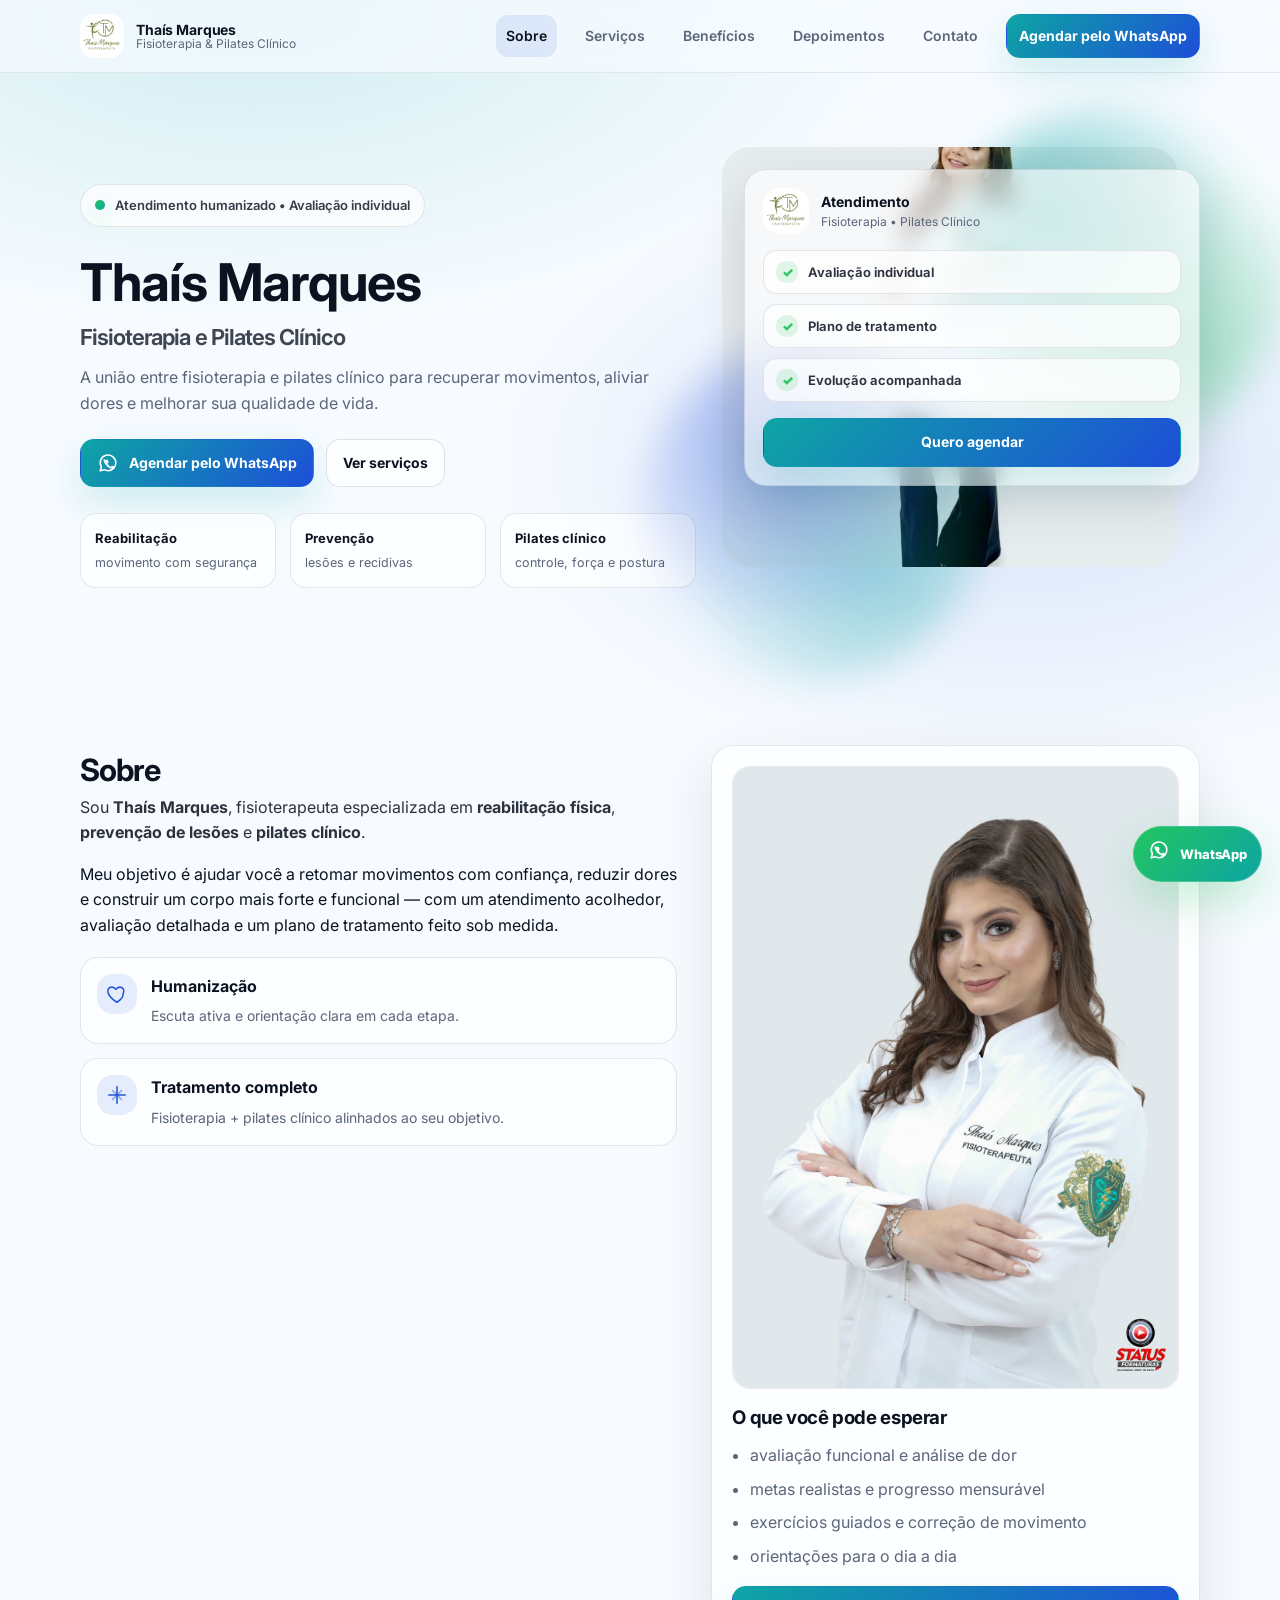
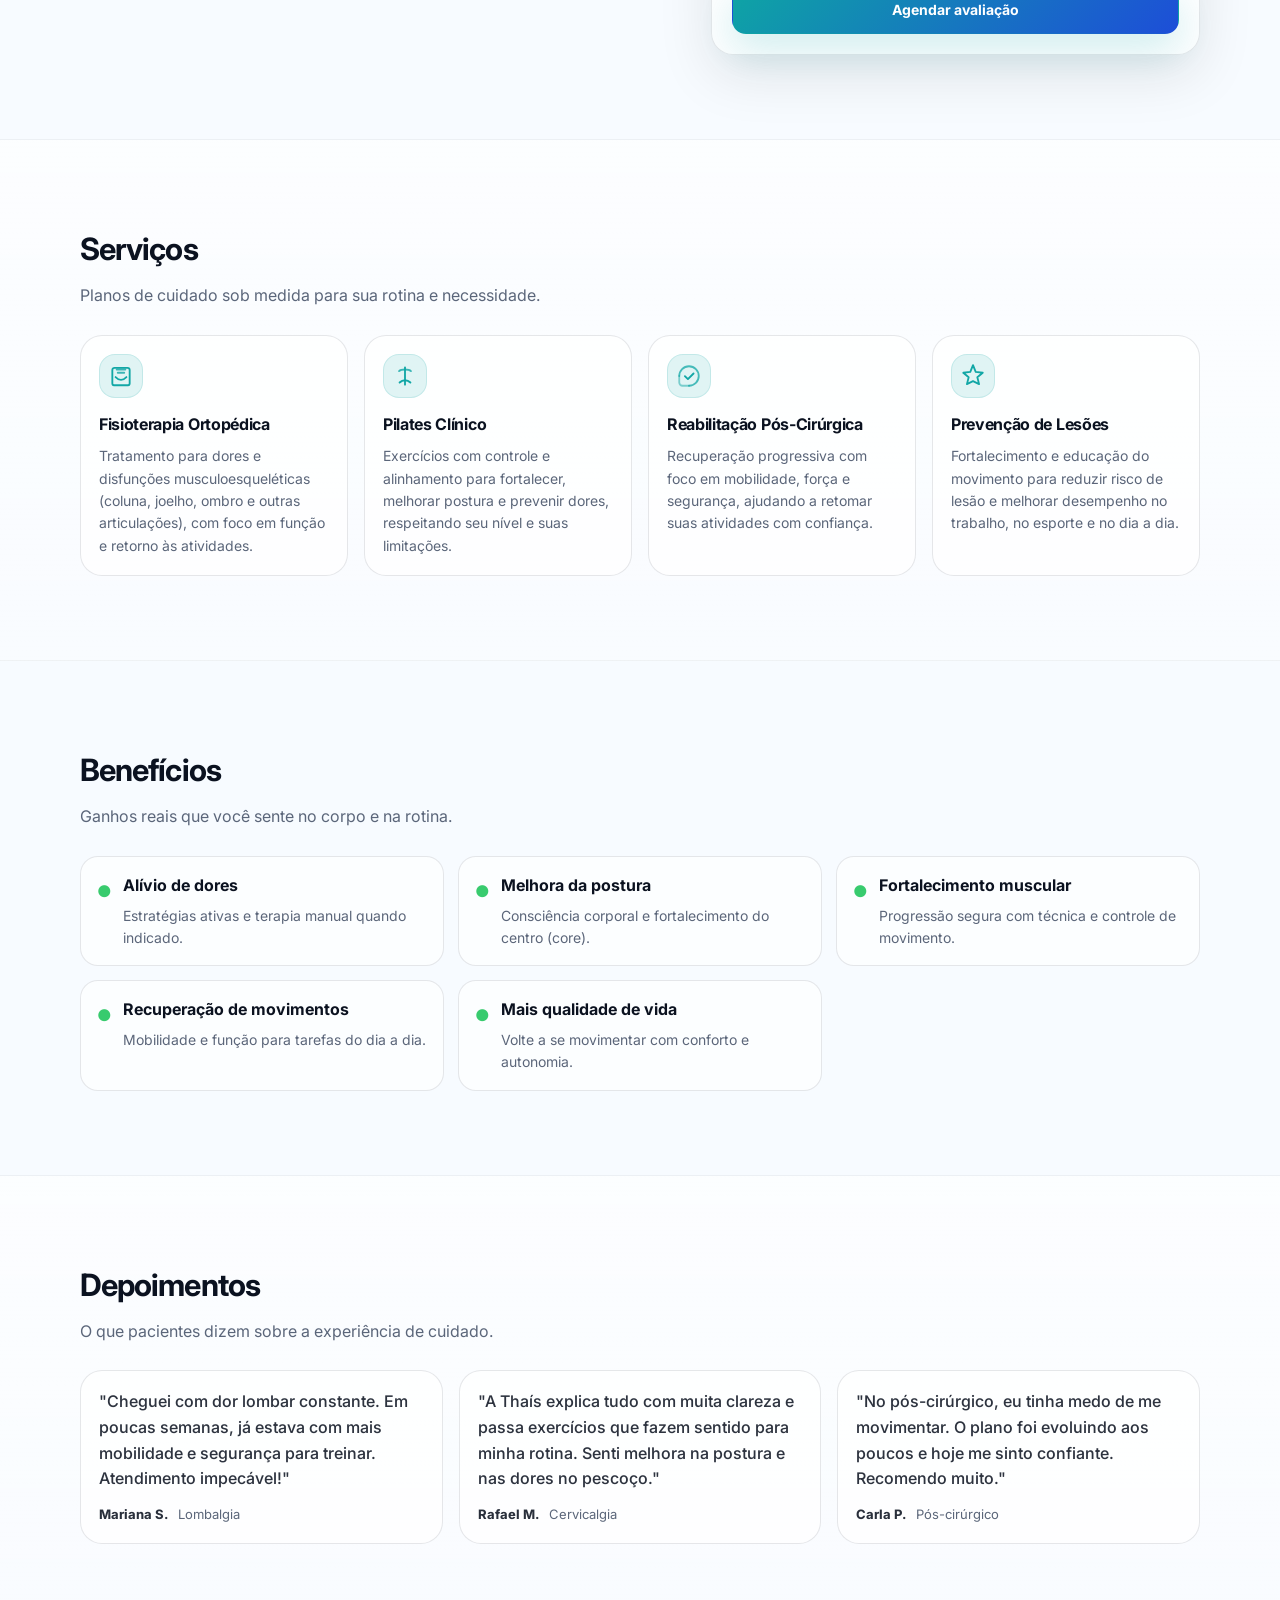
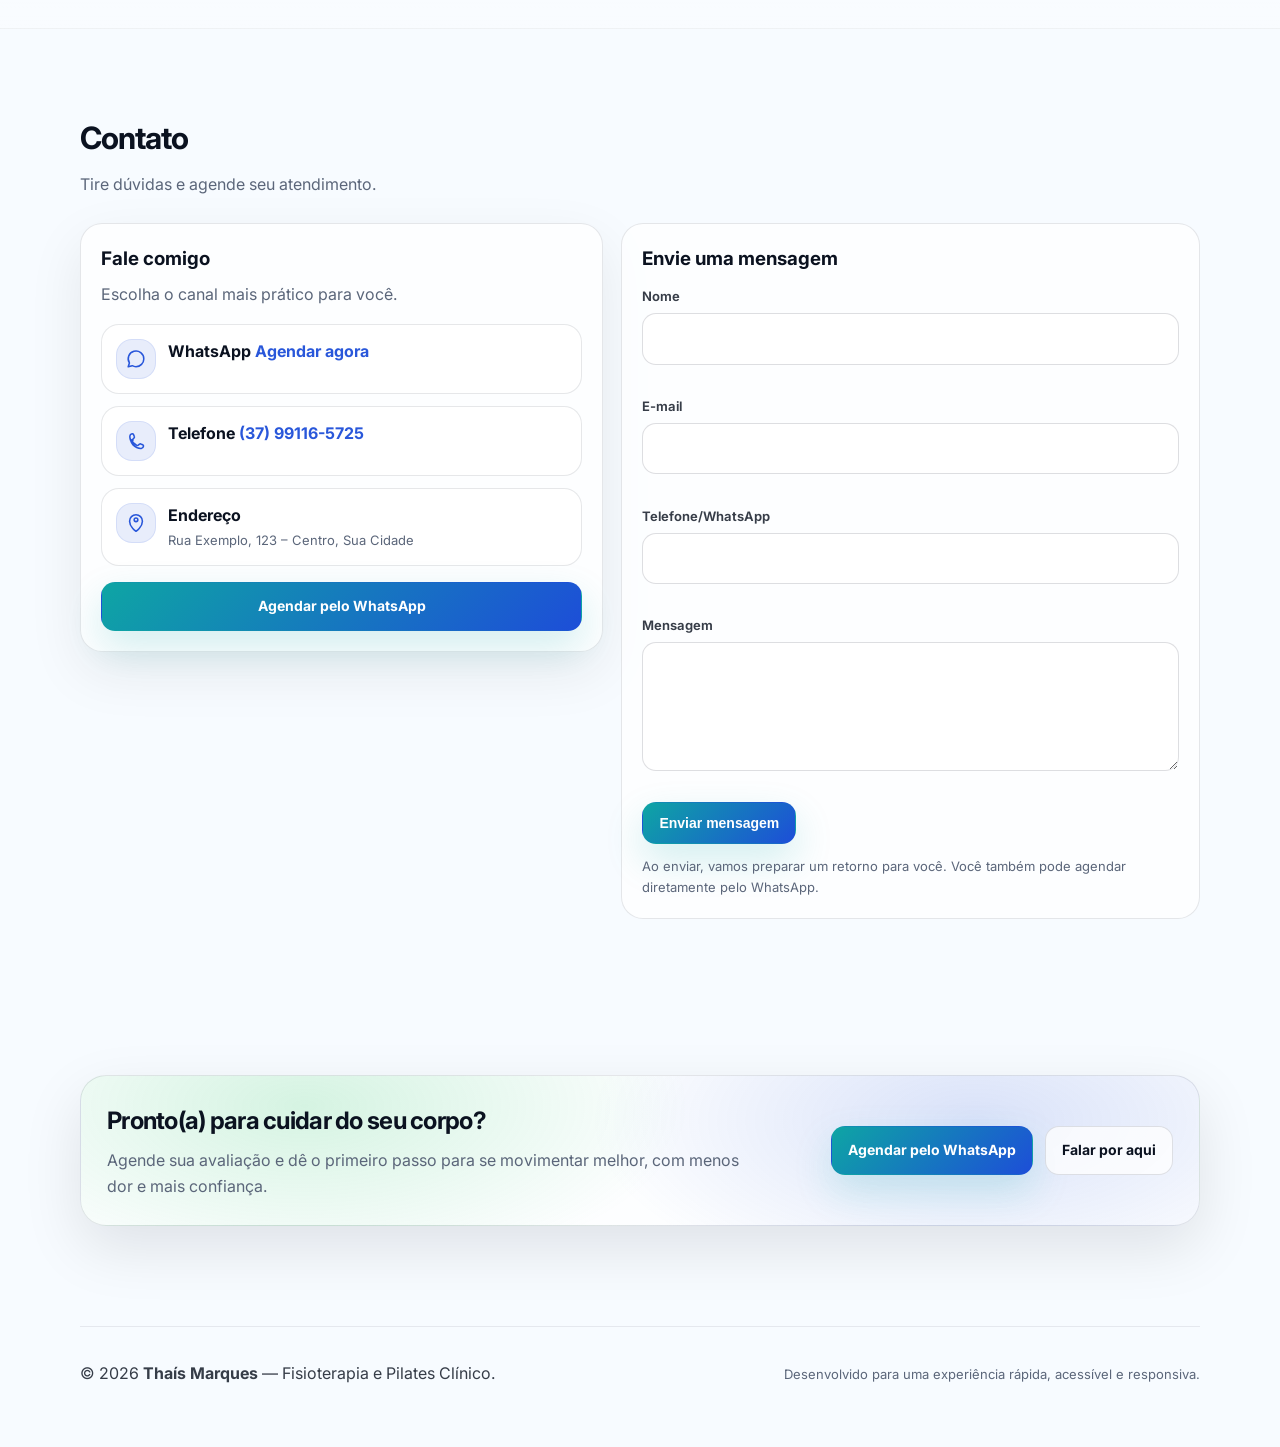
<file: index.html>
<!doctype html>
<html lang="pt-BR">
  <head>
    <meta charset="UTF-8" />
    <meta name="viewport" content="width=device-width, initial-scale=1.0" />
    <meta
      name="description"
      content="Thaís Marques – Fisioterapia e Pilates Clínico. Reabilitação, prevenção de lesões e pilates clínico para aliviar dores, recuperar movimentos e melhorar sua qualidade de vida."
    />
    <title>Thaís Marques – Fisioterapia e Pilates Clínico</title>

    <link rel="preconnect" href="https://fonts.googleapis.com" />
    <link rel="preconnect" href="https://fonts.gstatic.com" crossorigin />
    <link
      href="https://fonts.googleapis.com/css2?family=Inter:wght@400;500;600;700&display=swap"
      rel="stylesheet"
    />

    <link rel="stylesheet" href="./css/style.css" />
    <link rel="icon" href="data:," />
  </head>
  <body>
    <a class="skip-link" href="#conteudo">Pular para o conteúdo</a>

    <header class="header" id="topo">
      <div class="container header__inner">
        <a class="brand" href="#topo" aria-label="Ir para o topo">
          <img class="brand__logo" src="./images/logo.jpeg" alt="Thaís Marques – Fisioterapia e Pilates Clínico" width="44" height="44" />
          <span class="brand__text">
            <strong>Thaís Marques</strong>
            <small>Fisioterapia & Pilates Clínico</small>
          </span>
        </a>

        <button
          class="nav-toggle"
          type="button"
          aria-label="Abrir menu"
          aria-controls="menu"
          aria-expanded="false"
          data-nav-toggle
        >
          <span class="nav-toggle__bar" aria-hidden="true"></span>
          <span class="nav-toggle__bar" aria-hidden="true"></span>
          <span class="nav-toggle__bar" aria-hidden="true"></span>
        </button>

        <nav class="nav" id="menu" aria-label="Menu principal" data-nav>
          <a class="nav__link" href="#sobre" data-nav-link>Sobre</a>
          <a class="nav__link" href="#servicos" data-nav-link>Serviços</a>
          <a class="nav__link" href="#beneficios" data-nav-link>Benefícios</a>
          <a class="nav__link" href="#depoimentos" data-nav-link>Depoimentos</a>
          <a class="nav__link" href="#contato" data-nav-link>Contato</a>
          <a class="btn btn--small btn--primary" href="#" data-whatsapp-link>
            Agendar pelo WhatsApp
          </a>
        </nav>
      </div>
    </header>

    <main id="conteudo">
      <section class="hero" aria-label="Apresentação">
        <div class="container hero__grid">
          <div class="hero__content">
            <p class="pill reveal" data-reveal>
              <span class="dot" aria-hidden="true"></span>
              Atendimento humanizado • Avaliação individual
            </p>

            <h1 class="hero__title reveal" data-reveal>
              <span class="hero__name">Thaís Marques</span>
              <span class="hero__subtitle">Fisioterapia e Pilates Clínico</span>
            </h1>

            <p class="hero__lead reveal" data-reveal>
              A união entre fisioterapia e pilates clínico para recuperar movimentos, aliviar
              dores e melhorar sua qualidade de vida.
            </p>

            <div class="hero__actions reveal" data-reveal>
              <a class="btn btn--primary" href="#" data-whatsapp-link>
                <span class="btn__icon" aria-hidden="true">
                  <svg viewBox="0 0 24 24" width="22" height="22" fill="none">
                    <path
                      d="M20.5 11.9c0 4.7-3.8 8.5-8.5 8.5a8.5 8.5 0 0 1-4.1-1.1L3.5 20.5l1.3-4.2A8.5 8.5 0 1 1 20.5 11.9Z"
                      stroke="currentColor"
                      stroke-width="1.7"
                      stroke-linecap="round"
                      stroke-linejoin="round"
                    />
                    <path
                      d="M9.2 9.1c.2-.6.5-.7 1-.7h.9c.3 0 .6.1.7.4l.8 2c.1.3.1.6-.1.8l-.7.7c-.2.2-.2.5 0 .8.6 1.1 1.6 2.1 2.7 2.7.3.2.6.2.8 0l.7-.7c.2-.2.5-.2.8-.1l2 .8c.3.1.4.4.4.7v.9c0 .5-.1.8-.7 1-1.2.5-2.8.3-4.9-.9-2.2-1.3-4-3.1-5.3-5.3-1.2-2.1-1.4-3.7-.9-4.9Z"
                      fill="currentColor"
                      opacity=".95"
                    />
                  </svg>
                </span>
                Agendar pelo WhatsApp
              </a>
              <a class="btn btn--ghost" href="#servicos">
                Ver serviços
              </a>
            </div>

            <div class="hero__stats reveal" data-reveal>
              <div class="stat">
                <strong>Reabilitação</strong>
                <span>movimento com segurança</span>
              </div>
              <div class="stat">
                <strong>Prevenção</strong>
                <span>lesões e recidivas</span>
              </div>
              <div class="stat">
                <strong>Pilates clínico</strong>
                <span>controle, força e postura</span>
              </div>
            </div>
          </div>

          <div class="hero__visual" aria-hidden="true">
            <img
              class="hero__image reveal"
              data-reveal
              src="./images/foto1.jpeg"
              alt="Thaís Marques – Fisioterapia e Pilates Clínico"
              loading="eager"
              decoding="async"
            />
            <div class="card-glass reveal" data-reveal>
              <div class="card-glass__top">
                <div class="avatar">
                  <img src="./images/logo.jpeg" alt="" width="46" height="46" />
                </div>
                <div class="card-glass__meta">
                  <strong>Atendimento</strong>
                  <span>Fisioterapia • Pilates Clínico</span>
                </div>
              </div>
              <div class="card-glass__mid">
                <div class="chip">
                  <span class="chip__icon" aria-hidden="true">✓</span>
                  Avaliação individual
                </div>
                <div class="chip">
                  <span class="chip__icon" aria-hidden="true">✓</span>
                  Plano de tratamento
                </div>
                <div class="chip">
                  <span class="chip__icon" aria-hidden="true">✓</span>
                  Evolução acompanhada
                </div>
              </div>
              <div class="card-glass__bottom">
                <a class="btn btn--primary btn--block" href="#" data-whatsapp-link>
                  Quero agendar
                </a>
              </div>
            </div>

            <div class="blob blob--a"></div>
            <div class="blob blob--b"></div>
            <div class="gridlines"></div>
          </div>
        </div>
      </section>

      <section class="section" id="sobre">
        <div class="container two-col">
          <div class="two-col__text">
            <h2 class="section__title reveal" data-reveal>Sobre</h2>
            <p class="section__lead reveal" data-reveal>
              Sou <strong>Thaís Marques</strong>, fisioterapeuta especializada em
              <strong>reabilitação física</strong>, <strong>prevenção de lesões</strong> e
              <strong>pilates clínico</strong>.
            </p>
            <p class="reveal" data-reveal>
              Meu objetivo é ajudar você a retomar movimentos com confiança, reduzir dores e
              construir um corpo mais forte e funcional — com um atendimento acolhedor,
              avaliação detalhada e um plano de tratamento feito sob medida.
            </p>

            <div class="highlights reveal" data-reveal>
              <div class="highlight">
                <span class="highlight__icon" aria-hidden="true">
                  <svg viewBox="0 0 24 24" width="22" height="22" fill="none">
                    <path
                      d="M12 21s-7-4.4-9.3-9.2C.7 7.5 3.1 4.5 6.4 4.5c1.8 0 3.4 1 4.3 2.5 1-1.5 2.6-2.5 4.3-2.5 3.3 0 5.7 3 3.7 7.3C19 16.6 12 21 12 21Z"
                      stroke="currentColor"
                      stroke-width="1.7"
                      stroke-linejoin="round"
                    />
                  </svg>
                </span>
                <div>
                  <strong>Humanização</strong>
                  <p>Escuta ativa e orientação clara em cada etapa.</p>
                </div>
              </div>
              <div class="highlight">
                <span class="highlight__icon" aria-hidden="true">
                  <svg viewBox="0 0 24 24" width="22" height="22" fill="none">
                    <path
                      d="M12 3v18M3 12h18"
                      stroke="currentColor"
                      stroke-width="1.7"
                      stroke-linecap="round"
                    />
                    <path
                      d="M7.2 7.2l9.6 9.6M16.8 7.2l-9.6 9.6"
                      stroke="currentColor"
                      stroke-width="1.7"
                      stroke-linecap="round"
                      opacity=".45"
                    />
                  </svg>
                </span>
                <div>
                  <strong>Tratamento completo</strong>
                  <p>Fisioterapia + pilates clínico alinhados ao seu objetivo.</p>
                </div>
              </div>
            </div>
          </div>

          <div class="two-col__card reveal" data-reveal>
            <div class="info-card">
              <img
                class="info-card__image"
                src="./images/foto2.jpeg"
                alt="Thaís Marques – Fisioterapia e Pilates Clínico"
                loading="lazy"
                decoding="async"
              />
              <h3>O que você pode esperar</h3>
              <ul class="checklist">
                <li>avaliação funcional e análise de dor</li>
                <li>metas realistas e progresso mensurável</li>
                <li>exercícios guiados e correção de movimento</li>
                <li>orientações para o dia a dia</li>
              </ul>
              <div class="info-card__cta">
                <a class="btn btn--primary btn--block" href="#" data-whatsapp-link>
                  Agendar avaliação
                </a>
              </div>
            </div>
          </div>
        </div>
      </section>

      <section class="section section--tint" id="servicos">
        <div class="container">
          <div class="section__head">
            <h2 class="section__title reveal" data-reveal>Serviços</h2>
            <p class="section__subtitle reveal" data-reveal>
              Planos de cuidado sob medida para sua rotina e necessidade.
            </p>
          </div>

          <div class="cards">
            <article class="card reveal" data-reveal>
              <div class="card__icon" aria-hidden="true">
                <svg viewBox="0 0 24 24" width="26" height="26" fill="none">
                  <path
                    d="M7 13c1.7 1.7 3.4 2.6 5 2.6S15.3 14.7 17 13"
                    stroke="currentColor"
                    stroke-width="1.7"
                    stroke-linecap="round"
                  />
                  <path
                    d="M8 6h8M9 9h6"
                    stroke="currentColor"
                    stroke-width="1.7"
                    stroke-linecap="round"
                    opacity=".8"
                  />
                  <path
                    d="M6 4.5h12a2 2 0 0 1 2 2V19a1.5 1.5 0 0 1-1.5 1.5H5.5A1.5 1.5 0 0 1 4 19V6.5a2 2 0 0 1 2-2Z"
                    stroke="currentColor"
                    stroke-width="1.7"
                    stroke-linejoin="round"
                  />
                </svg>
              </div>
              <h3 class="card__title">Fisioterapia Ortopédica</h3>
              <p class="card__desc">
                Tratamento para dores e disfunções musculoesqueléticas (coluna, joelho, ombro e
                outras articulações), com foco em função e retorno às atividades.
              </p>
            </article>

            <article class="card reveal" data-reveal>
              <div class="card__icon" aria-hidden="true">
                <svg viewBox="0 0 24 24" width="26" height="26" fill="none">
                  <path
                    d="M7 18c2.8-2.8 7.2-2.8 10 0"
                    stroke="currentColor"
                    stroke-width="1.7"
                    stroke-linecap="round"
                  />
                  <path
                    d="M6.5 7.5c2-2 9-2 11 0"
                    stroke="currentColor"
                    stroke-width="1.7"
                    stroke-linecap="round"
                    opacity=".8"
                  />
                  <path
                    d="M12 4v16"
                    stroke="currentColor"
                    stroke-width="1.7"
                    stroke-linecap="round"
                  />
                </svg>
              </div>
              <h3 class="card__title">Pilates Clínico</h3>
              <p class="card__desc">
                Exercícios com controle e alinhamento para fortalecer, melhorar postura e
                prevenir dores, respeitando seu nível e suas limitações.
              </p>
            </article>

            <article class="card reveal" data-reveal>
              <div class="card__icon" aria-hidden="true">
                <svg viewBox="0 0 24 24" width="26" height="26" fill="none">
                  <path
                    d="M8.2 12.1 11 14.9 16.2 9.7"
                    stroke="currentColor"
                    stroke-width="1.7"
                    stroke-linecap="round"
                    stroke-linejoin="round"
                  />
                  <path
                    d="M12 21a9 9 0 1 0-9-9"
                    stroke="currentColor"
                    stroke-width="1.7"
                    stroke-linecap="round"
                    opacity=".75"
                  />
                  <path
                    d="M3 12v6a3 3 0 0 0 3 3h6"
                    stroke="currentColor"
                    stroke-width="1.7"
                    stroke-linecap="round"
                    opacity=".5"
                  />
                </svg>
              </div>
              <h3 class="card__title">Reabilitação Pós-Cirúrgica</h3>
              <p class="card__desc">
                Recuperação progressiva com foco em mobilidade, força e segurança, ajudando a
                retomar suas atividades com confiança.
              </p>
            </article>

            <article class="card reveal" data-reveal>
              <div class="card__icon" aria-hidden="true">
                <svg viewBox="0 0 24 24" width="26" height="26" fill="none">
                  <path
                    d="M12 2 14.5 8.2 21 9l-5 4.2 1.6 6.3L12 16.8 6.4 19.5 8 13.2 3 9l6.5-.8L12 2Z"
                    stroke="currentColor"
                    stroke-width="1.7"
                    stroke-linejoin="round"
                  />
                </svg>
              </div>
              <h3 class="card__title">Prevenção de Lesões</h3>
              <p class="card__desc">
                Fortalecimento e educação do movimento para reduzir risco de lesão e melhorar
                desempenho no trabalho, no esporte e no dia a dia.
              </p>
            </article>
          </div>
        </div>
      </section>

      <section class="section" id="beneficios">
        <div class="container">
          <div class="section__head">
            <h2 class="section__title reveal" data-reveal>Benefícios</h2>
            <p class="section__subtitle reveal" data-reveal>
              Ganhos reais que você sente no corpo e na rotina.
            </p>
          </div>

          <div class="benefits">
            <div class="benefit reveal" data-reveal>
              <span class="benefit__icon" aria-hidden="true">●</span>
              <div>
                <strong>Alívio de dores</strong>
                <p>Estratégias ativas e terapia manual quando indicado.</p>
              </div>
            </div>
            <div class="benefit reveal" data-reveal>
              <span class="benefit__icon" aria-hidden="true">●</span>
              <div>
                <strong>Melhora da postura</strong>
                <p>Consciência corporal e fortalecimento do centro (core).</p>
              </div>
            </div>
            <div class="benefit reveal" data-reveal>
              <span class="benefit__icon" aria-hidden="true">●</span>
              <div>
                <strong>Fortalecimento muscular</strong>
                <p>Progressão segura com técnica e controle de movimento.</p>
              </div>
            </div>
            <div class="benefit reveal" data-reveal>
              <span class="benefit__icon" aria-hidden="true">●</span>
              <div>
                <strong>Recuperação de movimentos</strong>
                <p>Mobilidade e função para tarefas do dia a dia.</p>
              </div>
            </div>
            <div class="benefit reveal" data-reveal>
              <span class="benefit__icon" aria-hidden="true">●</span>
              <div>
                <strong>Mais qualidade de vida</strong>
                <p>Volte a se movimentar com conforto e autonomia.</p>
              </div>
            </div>
          </div>
        </div>
      </section>

      <section class="section section--tint" id="depoimentos">
        <div class="container">
          <div class="section__head">
            <h2 class="section__title reveal" data-reveal>Depoimentos</h2>
            <p class="section__subtitle reveal" data-reveal>
              O que pacientes dizem sobre a experiência de cuidado.
            </p>
          </div>

          <div class="testimonials">
            <figure class="quote reveal" data-reveal>
              <blockquote>
                "Cheguei com dor lombar constante. Em poucas semanas, já estava com mais
                mobilidade e segurança para treinar. Atendimento impecável!"
              </blockquote>
              <figcaption>
                <span class="quote__name">Mariana S.</span>
                <span class="quote__detail">Lombalgia</span>
              </figcaption>
            </figure>

            <figure class="quote reveal" data-reveal>
              <blockquote>
                "A Thaís explica tudo com muita clareza e passa exercícios que fazem sentido
                para minha rotina. Senti melhora na postura e nas dores no pescoço."
              </blockquote>
              <figcaption>
                <span class="quote__name">Rafael M.</span>
                <span class="quote__detail">Cervicalgia</span>
              </figcaption>
            </figure>

            <figure class="quote reveal" data-reveal>
              <blockquote>
                "No pós-cirúrgico, eu tinha medo de me movimentar. O plano foi evoluindo aos
                poucos e hoje me sinto confiante. Recomendo muito."
              </blockquote>
              <figcaption>
                <span class="quote__name">Carla P.</span>
                <span class="quote__detail">Pós-cirúrgico</span>
              </figcaption>
            </figure>
          </div>
        </div>
      </section>

      <section class="section" id="contato">
        <div class="container">
          <div class="section__head">
            <h2 class="section__title reveal" data-reveal>Contato</h2>
            <p class="section__subtitle reveal" data-reveal>
              Tire dúvidas e agende seu atendimento.
            </p>
          </div>

          <div class="contact">
            <div class="contact__info reveal" data-reveal>
              <div class="contact-card">
                <h3>Fale comigo</h3>
                <p>Escolha o canal mais prático para você.</p>

                <div class="contact-items">
                  <div class="contact-item">
                    <span class="contact-item__icon" aria-hidden="true">
                      <svg viewBox="0 0 24 24" width="22" height="22" fill="none">
                        <path
                          d="M20.5 11.9c0 4.7-3.8 8.5-8.5 8.5a8.5 8.5 0 0 1-4.1-1.1L3.5 20.5l1.3-4.2A8.5 8.5 0 1 1 20.5 11.9Z"
                          stroke="currentColor"
                          stroke-width="1.7"
                          stroke-linecap="round"
                          stroke-linejoin="round"
                        />
                      </svg>
                    </span>
                    <div>
                      <strong>WhatsApp</strong>
                      <a href="#" data-whatsapp-link>Agendar agora</a>
                    </div>
                  </div>

                  <div class="contact-item">
                    <span class="contact-item__icon" aria-hidden="true">
                      <svg viewBox="0 0 24 24" width="22" height="22" fill="none">
                        <path
                          d="M6.6 10.5c1.4 2.7 3.6 4.9 6.3 6.3.5.3 1.1.1 1.5-.2l1.5-1.2c.4-.3.9-.4 1.3-.2l2.1.9c.7.3 1 .9.9 1.6-.2 1.3-1.1 2.3-2.4 2.4-2.7.2-6.2-1.1-9.3-4.2C6.4 12.7 5.1 9.2 5.3 6.5 5.4 5.2 6.4 4.3 7.7 4.1c.7-.1 1.3.2 1.6.9l.9 2.1c.2.4.1.9-.2 1.3l-1.2 1.5c-.3.4-.4 1-.2 1.5Z"
                          stroke="currentColor"
                          stroke-width="1.7"
                          stroke-linecap="round"
                          stroke-linejoin="round"
                        />
                      </svg>
                    </span>
                    <div>
                      <strong>Telefone</strong>
                      <a href="tel:+5537991165725" data-phone>(37) 99116-5725</a>
                    </div>
                  </div>

                  <div class="contact-item">
                    <span class="contact-item__icon" aria-hidden="true">
                      <svg viewBox="0 0 24 24" width="22" height="22" fill="none">
                        <path
                          d="M12 21s7-4.6 7-11a7 7 0 0 0-14 0c0 6.4 7 11 7 11Z"
                          stroke="currentColor"
                          stroke-width="1.7"
                          stroke-linejoin="round"
                        />
                        <path
                          d="M12 10.5a2 2 0 1 0 0-4 2 2 0 0 0 0 4Z"
                          stroke="currentColor"
                          stroke-width="1.7"
                        />
                      </svg>
                    </span>
                    <div>
                      <strong>Endereço</strong>
                      <span data-address>Rua Exemplo, 123 – Centro, Sua Cidade</span>
                    </div>
                  </div>
                </div>

                <a class="btn btn--primary btn--block" href="#" data-whatsapp-link>
                  Agendar pelo WhatsApp
                </a>
              </div>
            </div>

            <div class="contact__form reveal" data-reveal>
              <form class="form" id="formContato" novalidate>
                <h3>Envie uma mensagem</h3>

                <label class="field">
                  <span>Nome</span>
                  <input type="text" name="nome" autocomplete="name" required minlength="2" />
                  <small class="field__error" aria-live="polite"></small>
                </label>

                <label class="field">
                  <span>E-mail</span>
                  <input type="email" name="email" autocomplete="email" required />
                  <small class="field__error" aria-live="polite"></small>
                </label>

                <label class="field">
                  <span>Telefone/WhatsApp</span>
                  <input type="tel" name="telefone" autocomplete="tel" required minlength="8" />
                  <small class="field__error" aria-live="polite"></small>
                </label>

                <label class="field">
                  <span>Mensagem</span>
                  <textarea name="mensagem" rows="4" required minlength="10"></textarea>
                  <small class="field__error" aria-live="polite"></small>
                </label>

                <button class="btn btn--primary" type="submit">
                  Enviar mensagem
                </button>

                <p class="form__hint">
                  Ao enviar, vamos preparar um retorno para você. Você também pode agendar
                  diretamente pelo WhatsApp.
                </p>
              </form>
            </div>
          </div>
        </div>
      </section>

      <section class="cta">
        <div class="container cta__inner reveal" data-reveal>
          <div class="cta__text">
            <h2>Pronto(a) para cuidar do seu corpo?</h2>
            <p>
              Agende sua avaliação e dê o primeiro passo para se movimentar melhor, com menos
              dor e mais confiança.
            </p>
          </div>
          <div class="cta__actions">
            <a class="btn btn--primary" href="#" data-whatsapp-link>Agendar pelo WhatsApp</a>
            <a class="btn btn--ghost" href="#contato">Falar por aqui</a>
          </div>
        </div>
      </section>
    </main>

    <footer class="footer">
      <div class="container footer__inner">
        <p>
          © <span id="ano"></span> <strong>Thaís Marques</strong> — Fisioterapia e Pilates
          Clínico.
        </p>
        <p class="footer__small">
          Desenvolvido para uma experiência rápida, acessível e responsiva.
        </p>
      </div>
    </footer>

    <a class="wa-float" href="#" aria-label="Agendar pelo WhatsApp" data-whatsapp-link>
      <span class="wa-float__icon" aria-hidden="true">
        <svg viewBox="0 0 24 24" width="22" height="22" fill="none">
          <path
            d="M20.5 11.9c0 4.7-3.8 8.5-8.5 8.5a8.5 8.5 0 0 1-4.1-1.1L3.5 20.5l1.3-4.2A8.5 8.5 0 1 1 20.5 11.9Z"
            stroke="currentColor"
            stroke-width="1.7"
            stroke-linecap="round"
            stroke-linejoin="round"
          />
          <path
            d="M9.2 9.1c.2-.6.5-.7 1-.7h.9c.3 0 .6.1.7.4l.8 2c.1.3.1.6-.1.8l-.7.7c-.2.2-.2.5 0 .8.6 1.1 1.6 2.1 2.7 2.7.3.2.6.2.8 0l.7-.7c.2-.2.5-.2.8-.1l2 .8c.3.1.4.4.4.7v.9c0 .5-.1.8-.7 1-1.2.5-2.8.3-4.9-.9-2.2-1.3-4-3.1-5.3-5.3-1.2-2.1-1.4-3.7-.9-4.9Z"
            fill="currentColor"
            opacity=".98"
          />
        </svg>
      </span>
      <span class="wa-float__text">WhatsApp</span>
    </a>

    <div class="toast" id="toast" role="status" aria-live="polite" aria-atomic="true"></div>

    <script src="./js/script.js"></script>
  </body>
</html>
</file>
<file: css/style.css>
:root {
  --bg: #f7fbff;
  --surface: #ffffff;
  --text: #0b1220;
  --muted: #5b667a;
  --border: rgba(15, 23, 42, 0.10);

  --primary: #0ea5a4; /* teal */
  --primary-2: #1d4ed8; /* blue */
  --accent: #22c55e; /* green */

  --shadow: 0 18px 50px rgba(2, 6, 23, 0.12);
  --radius: 18px;
  --radius-sm: 14px;

  --container: 1120px;
}

*,
*::before,
*::after {
  box-sizing: border-box;
}

html {
  scroll-behavior: smooth;
}

body {
  margin: 0;
  font-family: "Inter", system-ui, -apple-system, Segoe UI, Roboto, Arial, sans-serif;
  color: var(--text);
  background: radial-gradient(1200px 600px at 20% 0%, rgba(14, 165, 164, 0.16), transparent 55%),
    radial-gradient(900px 520px at 80% 10%, rgba(29, 78, 216, 0.14), transparent 60%),
    var(--bg);
  line-height: 1.6;
  overflow-x: hidden;
}

a {
  color: inherit;
  text-decoration: none;
}

img {
  max-width: 100%;
  height: auto;
  display: block;
}

.container {
  width: min(var(--container), calc(100% - 40px));
  margin-inline: auto;
  padding-inline: 0;
}

.skip-link {
  position: absolute;
  left: 16px;
  top: 12px;
  background: var(--surface);
  border: 1px solid var(--border);
  padding: 10px 12px;
  border-radius: 12px;
  transform: translateY(-200%);
  transition: transform 180ms ease;
  z-index: 9999;
}

.skip-link:focus {
  transform: translateY(0);
  outline: none;
}

/* Header */
.header {
  position: sticky;
  top: 0;
  z-index: 1000;
  backdrop-filter: blur(10px);
  background: rgba(247, 251, 255, 0.72);
  border-bottom: 1px solid rgba(15, 23, 42, 0.08);
}

.header__inner {
  display: flex;
  align-items: center;
  justify-content: space-between;
  padding: 14px 0;
  gap: 14px;
}

.brand {
  display: flex;
  align-items: center;
  gap: 12px;
  min-width: 220px;
}

.brand__mark,
.brand__logo {
  width: 44px;
  height: 44px;
  border-radius: 14px;
  display: block;
  object-fit: cover;
}
.brand__mark {
  display: grid;
  place-items: center;
  font-weight: 800;
  color: #fff;
  background: linear-gradient(135deg, var(--primary), var(--primary-2));
  box-shadow: 0 10px 26px rgba(29, 78, 216, 0.18);
}

.brand__text {
  display: grid;
  line-height: 1.1;
}

.brand__text strong {
  font-size: 14px;
  letter-spacing: -0.01em;
}

.brand__text small {
  color: var(--muted);
  font-size: 12px;
}

.nav {
  display: flex;
  align-items: center;
  gap: 18px;
}

.nav__link {
  color: var(--muted);
  font-weight: 600;
  font-size: 14px;
  padding: 10px 10px;
  border-radius: 12px;
  transition: background 160ms ease, color 160ms ease;
}

.nav__link:hover {
  color: var(--text);
  background: rgba(14, 165, 164, 0.10);
}

.nav__link.is-active {
  color: var(--text);
  background: rgba(29, 78, 216, 0.10);
}

.nav-toggle {
  display: none;
  width: 44px;
  height: 44px;
  border-radius: 14px;
  border: 1px solid var(--border);
  background: rgba(255, 255, 255, 0.75);
  cursor: pointer;
}

.nav-toggle__bar {
  display: block;
  width: 18px;
  height: 2px;
  background: rgba(11, 18, 32, 0.76);
  margin: 4px auto;
  border-radius: 99px;
}

/* Buttons */
.btn {
  display: inline-flex;
  align-items: center;
  justify-content: center;
  gap: 10px;
  padding: 12px 16px;
  border-radius: 14px;
  font-weight: 700;
  font-size: 14px;
  border: 1px solid transparent;
  cursor: pointer;
  transition: transform 150ms ease, box-shadow 150ms ease, background 150ms ease, border-color 150ms ease;
  user-select: none;
}

.btn:active {
  transform: translateY(1px);
}

.btn--primary {
  color: #fff;
  background: linear-gradient(135deg, var(--primary), var(--primary-2));
  box-shadow: 0 16px 38px rgba(14, 165, 164, 0.18);
}

.btn--primary:hover {
  box-shadow: 0 18px 46px rgba(29, 78, 216, 0.20);
  transform: translateY(-1px);
}

.btn--ghost {
  color: var(--text);
  background: rgba(255, 255, 255, 0.75);
  border-color: rgba(15, 23, 42, 0.12);
}

.btn--ghost:hover {
  background: #fff;
  transform: translateY(-1px);
}

.btn--small {
  padding: 10px 12px;
}

.btn--block {
  width: 100%;
}

.btn__icon {
  display: inline-grid;
  place-items: center;
}

/* Sections */
.section {
  padding: 84px 0;
}

.section--tint {
  background: linear-gradient(180deg, rgba(255, 255, 255, 0.65), rgba(255, 255, 255, 0.25));
  border-top: 1px solid rgba(15, 23, 42, 0.05);
  border-bottom: 1px solid rgba(15, 23, 42, 0.05);
}

.section__head {
  display: grid;
  gap: 10px;
  margin-bottom: 26px;
}

.section__title {
  margin: 0;
  font-size: clamp(24px, 2.4vw, 34px);
  letter-spacing: -0.03em;
}

.section__subtitle {
  margin: 0;
  color: var(--muted);
  max-width: 62ch;
}

.section__lead {
  margin-top: 0;
  color: rgba(11, 18, 32, 0.86);
  font-size: 16px;
}

/* Hero */
.hero {
  padding: 96px 0 72px;
  position: relative;
}

.hero__grid {
  display: grid;
  grid-template-columns: 1.15fr 0.85fr;
  gap: 48px;
  align-items: center;
}

.pill {
  display: inline-flex;
  align-items: center;
  gap: 10px;
  padding: 10px 14px;
  border-radius: 999px;
  border: 1px solid rgba(15, 23, 42, 0.10);
  background: rgba(255, 255, 255, 0.70);
  color: rgba(11, 18, 32, 0.82);
  font-weight: 600;
  font-size: 13px;
}

.dot {
  width: 10px;
  height: 10px;
  border-radius: 99px;
  background: linear-gradient(135deg, var(--accent), var(--primary));
  box-shadow: 0 10px 18px rgba(34, 197, 94, 0.24);
}

.hero__title {
  margin: 16px 0 10px;
  letter-spacing: -0.04em;
}

.hero__name {
  display: block;
  font-size: clamp(34px, 4.2vw, 52px);
  line-height: 1.05;
}

.hero__subtitle {
  display: block;
  font-size: clamp(18px, 2vw, 22px);
  color: rgba(11, 18, 32, 0.78);
  font-weight: 650;
  margin-top: 10px;
}

.hero__lead {
  margin: 0;
  color: var(--muted);
  max-width: 58ch;
  font-size: 16px;
}

.hero__actions {
  display: flex;
  gap: 12px;
  flex-wrap: wrap;
  margin-top: 22px;
}

.hero__stats {
  display: grid;
  grid-template-columns: repeat(3, minmax(0, 1fr));
  gap: 14px;
  margin-top: 26px;
}

.stat {
  padding: 14px 14px;
  border-radius: 16px;
  border: 1px solid rgba(15, 23, 42, 0.10);
  background: rgba(255, 255, 255, 0.66);
}

.stat strong {
  display: block;
  font-size: 13px;
}

.stat span {
  display: block;
  color: var(--muted);
  font-size: 12.5px;
  margin-top: 4px;
}

.hero__visual {
  position: relative;
  min-height: 420px;
}

.hero__image {
  position: absolute;
  inset: -22px -22px auto -22px;
  width: calc(100% + 44px);
  height: 100%;
  min-height: 380px;
  border-radius: 28px;
  opacity: 0.98;
  z-index: 0;
  object-fit: cover;
  object-position: center center;
  filter: saturate(1.02) contrast(1.02);
}

.card-glass {
  position: relative;
  z-index: 2;
  padding: 18px;
  border-radius: 22px;
  background: rgba(255, 255, 255, 0.62);
  border: 1px solid rgba(15, 23, 42, 0.10);
  box-shadow: var(--shadow);
  backdrop-filter: blur(12px);
}

.card-glass__top {
  display: flex;
  align-items: center;
  gap: 12px;
}

.avatar {
  width: 46px;
  height: 46px;
  border-radius: 16px;
  overflow: hidden;
  display: grid;
  place-items: center;
  font-weight: 800;
  color: #fff;
  background: linear-gradient(135deg, var(--primary), var(--primary-2));
}
.avatar img {
  width: 100%;
  height: 100%;
  object-fit: cover;
}

.card-glass__meta {
  line-height: 1.2;
}

.card-glass__meta strong {
  display: block;
  font-size: 14px;
}

.card-glass__meta span {
  display: block;
  color: var(--muted);
  font-size: 12px;
  margin-top: 4px;
}

.card-glass__mid {
  margin-top: 16px;
  display: grid;
  gap: 10px;
}

.chip {
  display: inline-flex;
  align-items: center;
  gap: 10px;
  padding: 10px 12px;
  border-radius: 14px;
  border: 1px solid rgba(15, 23, 42, 0.10);
  background: rgba(255, 255, 255, 0.70);
  font-weight: 650;
  font-size: 13px;
  color: rgba(11, 18, 32, 0.86);
}

.chip__icon {
  width: 22px;
  height: 22px;
  border-radius: 10px;
  background: rgba(34, 197, 94, 0.14);
  display: grid;
  place-items: center;
  color: rgba(34, 197, 94, 0.95);
  font-weight: 900;
}

.card-glass__bottom {
  margin-top: 16px;
}

.blob {
  position: absolute;
  inset: auto;
  width: 340px;
  height: 340px;
  border-radius: 999px;
  filter: blur(18px);
  opacity: 0.65;
  z-index: 1;
}

.blob--a {
  right: -80px;
  top: -60px;
  background: radial-gradient(circle at 30% 30%, rgba(14, 165, 164, 0.75), transparent 60%),
    radial-gradient(circle at 70% 70%, rgba(34, 197, 94, 0.55), transparent 60%);
}

.blob--b {
  left: -100px;
  bottom: -90px;
  background: radial-gradient(circle at 40% 30%, rgba(29, 78, 216, 0.65), transparent 62%),
    radial-gradient(circle at 70% 70%, rgba(14, 165, 164, 0.55), transparent 62%);
}

.gridlines {
  position: absolute;
  inset: -20px;
  background-image:
    linear-gradient(rgba(15, 23, 42, 0.06) 1px, transparent 1px),
    linear-gradient(90deg, rgba(15, 23, 42, 0.06) 1px, transparent 1px);
  background-size: 44px 44px;
  mask-image: radial-gradient(circle at 60% 40%, rgba(0, 0, 0, 0.88), transparent 62%);
  z-index: 0;
  opacity: 0.45;
}

/* Two column */
.two-col {
  display: grid;
  grid-template-columns: 1.1fr 0.9fr;
  gap: 34px;
  align-items: start;
}

.two-col__card {
  position: sticky;
  top: 96px;
}

.highlights {
  display: grid;
  gap: 14px;
  margin-top: 18px;
}

.highlight {
  display: flex;
  gap: 14px;
  padding: 16px;
  border-radius: var(--radius);
  border: 1px solid rgba(15, 23, 42, 0.10);
  background: rgba(255, 255, 255, 0.62);
}

.highlight__icon {
  width: 40px;
  height: 40px;
  border-radius: 16px;
  display: grid;
  place-items: center;
  color: rgba(29, 78, 216, 0.95);
  background: rgba(29, 78, 216, 0.10);
}

.highlight p {
  margin: 6px 0 0;
  color: var(--muted);
  font-size: 14px;
}

.info-card {
  padding: 20px;
  border-radius: 22px;
  background: rgba(255, 255, 255, 0.70);
  border: 1px solid rgba(15, 23, 42, 0.10);
  box-shadow: 0 20px 55px rgba(2, 6, 23, 0.10);
  backdrop-filter: blur(12px);
}

.info-card__image {
  width: 100%;
  height: auto;
  border-radius: 18px;
  margin-bottom: 14px;
  border: 1px solid rgba(15, 23, 42, 0.08);
  background: rgba(255, 255, 255, 0.6);
}

.info-card h3 {
  margin: 0 0 10px;
  letter-spacing: -0.02em;
}

.checklist {
  margin: 0;
  padding-left: 18px;
  color: var(--muted);
}

.checklist li {
  margin: 8px 0;
}

.info-card__cta {
  margin-top: 16px;
}

/* Cards */
.cards {
  display: grid;
  grid-template-columns: repeat(4, minmax(0, 1fr));
  gap: 16px;
}

.card {
  padding: 18px;
  border-radius: 22px;
  background: rgba(255, 255, 255, 0.70);
  border: 1px solid rgba(15, 23, 42, 0.10);
  transition: transform 180ms ease, box-shadow 180ms ease, background 180ms ease;
}

.card:hover {
  transform: translateY(-4px);
  background: rgba(255, 255, 255, 0.92);
  box-shadow: 0 18px 45px rgba(2, 6, 23, 0.10);
}

.card__icon {
  width: 44px;
  height: 44px;
  border-radius: 16px;
  display: grid;
  place-items: center;
  color: rgba(14, 165, 164, 0.98);
  background: rgba(14, 165, 164, 0.12);
  border: 1px solid rgba(14, 165, 164, 0.14);
}

.card__title {
  margin: 14px 0 8px;
  font-size: 16px;
  letter-spacing: -0.02em;
}

.card__desc {
  margin: 0;
  color: var(--muted);
  font-size: 14px;
}

/* Benefits */
.benefits {
  display: grid;
  grid-template-columns: repeat(3, minmax(0, 1fr));
  gap: 14px;
  margin-top: 24px;
}

.benefit {
  display: flex;
  gap: 12px;
  padding: 16px;
  border-radius: var(--radius);
  border: 1px solid rgba(15, 23, 42, 0.10);
  background: rgba(255, 255, 255, 0.66);
}

.benefit__icon {
  width: 14px;
  height: 14px;
  margin-top: 6px;
  color: rgba(34, 197, 94, 0.9);
}

.benefit p {
  margin: 6px 0 0;
  color: var(--muted);
  font-size: 14px;
}

/* Testimonials */
.testimonials {
  display: grid;
  grid-template-columns: repeat(3, minmax(0, 1fr));
  gap: 16px;
  margin-top: 22px;
}

.quote {
  margin: 0;
  padding: 18px;
  border-radius: 22px;
  background: rgba(255, 255, 255, 0.70);
  border: 1px solid rgba(15, 23, 42, 0.10);
}

.quote blockquote {
  margin: 0;
  color: rgba(11, 18, 32, 0.86);
  font-weight: 520;
}

.quote figcaption {
  display: flex;
  gap: 10px;
  align-items: baseline;
  margin-top: 12px;
  color: var(--muted);
  font-size: 13px;
}

.quote__name {
  font-weight: 750;
  color: rgba(11, 18, 32, 0.88);
}

/* Contact */
.contact {
  display: grid;
  grid-template-columns: 0.95fr 1.05fr;
  gap: 18px;
  align-items: start;
  margin-top: 22px;
}

.contact-card {
  padding: 20px;
  border-radius: 22px;
  background: rgba(255, 255, 255, 0.70);
  border: 1px solid rgba(15, 23, 42, 0.10);
  box-shadow: 0 20px 55px rgba(2, 6, 23, 0.08);
}

.contact-card h3 {
  margin: 0 0 8px;
}

.contact-card p {
  margin: 0 0 16px;
  color: var(--muted);
}

.contact-items {
  display: grid;
  gap: 12px;
  margin-bottom: 16px;
}

.contact-item {
  display: flex;
  gap: 12px;
  padding: 14px;
  border-radius: 18px;
  border: 1px solid rgba(15, 23, 42, 0.10);
  background: rgba(255, 255, 255, 0.65);
}

.contact-item__icon {
  width: 40px;
  height: 40px;
  border-radius: 16px;
  display: grid;
  place-items: center;
  background: rgba(29, 78, 216, 0.10);
  color: rgba(29, 78, 216, 0.95);
  border: 1px solid rgba(29, 78, 216, 0.10);
}

.contact-item a {
  color: rgba(29, 78, 216, 0.95);
  font-weight: 700;
}

.contact-item span[data-address] {
  color: var(--muted);
  display: block;
  margin-top: 2px;
  font-size: 13px;
}

.form {
  padding: 20px;
  border-radius: 22px;
  background: rgba(255, 255, 255, 0.70);
  border: 1px solid rgba(15, 23, 42, 0.10);
}

.form h3 {
  margin: 0 0 12px;
}

.field {
  display: grid;
  gap: 6px;
  margin-bottom: 12px;
}

.field span {
  font-weight: 650;
  font-size: 13px;
  color: rgba(11, 18, 32, 0.82);
}

input,
textarea {
  width: 100%;
  padding: 12px 12px;
  border-radius: 14px;
  border: 1px solid rgba(15, 23, 42, 0.14);
  background: rgba(255, 255, 255, 0.85);
  outline: none;
  font: inherit;
  transition: border-color 140ms ease, box-shadow 140ms ease;
}

input:focus,
textarea:focus {
  border-color: rgba(14, 165, 164, 0.7);
  box-shadow: 0 0 0 4px rgba(14, 165, 164, 0.14);
}

.field__error {
  color: #b91c1c;
  font-weight: 650;
  min-height: 1em;
}

.form__hint {
  margin: 12px 0 0;
  color: var(--muted);
  font-size: 13px;
}

/* CTA */
.cta {
  padding: 72px 0;
}

.cta__inner {
  display: flex;
  align-items: center;
  justify-content: space-between;
  gap: 18px;
  padding: 26px;
  border-radius: 26px;
  border: 1px solid rgba(15, 23, 42, 0.10);
  background:
    radial-gradient(700px 320px at 20% 20%, rgba(34, 197, 94, 0.18), transparent 55%),
    radial-gradient(700px 320px at 80% 30%, rgba(29, 78, 216, 0.16), transparent 55%),
    rgba(255, 255, 255, 0.72);
  box-shadow: 0 22px 60px rgba(2, 6, 23, 0.10);
}

.cta__text h2 {
  margin: 0 0 8px;
  letter-spacing: -0.03em;
}

.cta__text p {
  margin: 0;
  color: var(--muted);
  max-width: 64ch;
}

.cta__actions {
  display: flex;
  gap: 12px;
  flex-wrap: wrap;
}

/* Footer */
.footer {
  padding: 28px 0 44px;
  color: rgba(11, 18, 32, 0.82);
}

.footer__inner {
  display: flex;
  align-items: baseline;
  justify-content: space-between;
  gap: 12px;
  border-top: 1px solid rgba(15, 23, 42, 0.08);
  padding-top: 18px;
}

.footer__small {
  color: var(--muted);
  font-size: 13px;
  margin: 0;
}

/* Floating WhatsApp */
.wa-float {
  position: fixed;
  right: 18px;
  bottom: 18px;
  z-index: 1000;
  display: inline-flex;
  align-items: center;
  gap: 10px;
  padding: 12px 14px;
  border-radius: 999px;
  color: #fff;
  background: linear-gradient(135deg, rgba(34, 197, 94, 1), rgba(14, 165, 164, 1));
  box-shadow: 0 18px 45px rgba(34, 197, 94, 0.25);
  border: 1px solid rgba(255, 255, 255, 0.18);
  transform: translateY(0);
  transition: transform 140ms ease, box-shadow 140ms ease, opacity 140ms ease;
}

.wa-float:hover {
  transform: translateY(-2px);
  box-shadow: 0 22px 58px rgba(14, 165, 164, 0.26);
}

.wa-float__text {
  font-weight: 800;
  letter-spacing: -0.01em;
  font-size: 13px;
}

/* Toast */
.toast {
  position: fixed;
  left: 50%;
  bottom: 22px;
  transform: translateX(-50%) translateY(30px);
  opacity: 0;
  pointer-events: none;
  z-index: 1100;
  background: rgba(11, 18, 32, 0.92);
  color: #fff;
  padding: 12px 14px;
  border-radius: 14px;
  border: 1px solid rgba(255, 255, 255, 0.12);
  box-shadow: 0 20px 60px rgba(2, 6, 23, 0.30);
  transition: opacity 180ms ease, transform 180ms ease;
  max-width: min(520px, calc(100% - 32px));
  text-align: center;
  font-weight: 650;
  font-size: 13px;
}

.toast.is-on {
  opacity: 1;
  transform: translateX(-50%) translateY(0);
}

/* Reveal */
.reveal {
  opacity: 0;
  transform: translateY(14px);
  transition: opacity 520ms ease, transform 520ms ease;
}

.reveal.in-view {
  opacity: 1;
  transform: translateY(0);
}

@media (prefers-reduced-motion: reduce) {
  html {
    scroll-behavior: auto;
  }
  .reveal,
  .btn,
  .card,
  .wa-float,
  .toast {
    transition: none !important;
  }
}

/* Responsive */
@media (max-width: 980px) {
  .container {
    width: min(100%, calc(100% - 32px));
    padding-inline: 16px;
  }

  .hero__grid {
    grid-template-columns: 1fr;
    gap: 24px;
  }

  .hero__visual {
    min-height: 0;
  }

  .hero__image {
    position: relative;
    inset: auto;
    width: 100%;
    min-height: 280px;
    max-height: 360px;
    border-radius: 20px;
    margin-bottom: 12px;
  }

  .two-col {
    grid-template-columns: 1fr;
  }

  .two-col__card {
    position: relative;
    top: auto;
  }

  .cards {
    grid-template-columns: repeat(2, minmax(0, 1fr));
  }

  .benefits {
    grid-template-columns: repeat(2, minmax(0, 1fr));
  }

  .testimonials {
    grid-template-columns: 1fr;
  }

  .contact {
    grid-template-columns: 1fr;
  }

  .cta__inner {
    flex-direction: column;
    align-items: flex-start;
  }

  .footer__inner {
    flex-direction: column;
    align-items: flex-start;
  }

  .section {
    padding: 56px 0;
  }

  .cta {
    padding: 48px 0;
  }
}

@media (max-width: 760px) {
  .container {
    width: min(100%, calc(100% - 32px));
    padding-inline: 16px;
  }

  .header__inner {
    padding: 12px 0;
  }

  .brand {
    min-width: 0;
  }

  .brand__text strong {
    font-size: 13px;
  }

  .brand__text small {
    font-size: 11px;
  }

  .nav-toggle {
    display: inline-grid;
    place-items: center;
    min-width: 44px;
    min-height: 44px;
  }

  .nav {
    position: fixed;
    left: 16px;
    right: 16px;
    top: 72px;
    max-height: calc(100vh - 88px);
    overflow-y: auto;
    display: grid;
    gap: 6px;
    padding: 14px;
    border-radius: 20px;
    background: rgba(255, 255, 255, 0.96);
    border: 1px solid rgba(15, 23, 42, 0.12);
    box-shadow: 0 20px 55px rgba(2, 6, 23, 0.12);
    transform: translateY(-10px);
    opacity: 0;
    pointer-events: none;
    transition: opacity 180ms ease, transform 180ms ease;
  }

  .nav.is-open {
    opacity: 1;
    transform: translateY(0);
    pointer-events: auto;
  }

  .nav__link {
    padding: 14px 14px;
    min-height: 44px;
    display: flex;
    align-items: center;
    background: rgba(255, 255, 255, 0.7);
    border: 1px solid rgba(15, 23, 42, 0.08);
  }

  .nav .btn {
    min-height: 44px;
    justify-content: center;
  }

  .hero {
    padding-top: 24px;
    padding-bottom: 48px;
  }

  .hero__title .hero__name {
    font-size: clamp(28px, 8vw, 36px);
  }

  .hero__subtitle {
    font-size: clamp(16px, 4vw, 18px);
  }

  .hero__lead {
    font-size: 15px;
  }

  .hero__actions {
    flex-direction: column;
    width: 100%;
    gap: 10px;
  }

  .hero__actions .btn {
    width: 100%;
    justify-content: center;
    min-height: 48px;
  }

  .hero__visual {
    margin-top: 8px;
  }

  .hero__image {
    border-radius: 18px;
    min-height: 240px;
    max-height: 320px;
    margin-inline: 0;
  }

  .card-glass {
    margin-top: -24px;
    margin-inline: 0;
    position: relative;
    z-index: 2;
  }

  .blob,
  .gridlines {
    display: none;
  }

  .hero__stats {
    grid-template-columns: 1fr;
    gap: 10px;
  }

  .stat {
    padding: 12px 14px;
  }

  .section {
    padding: 40px 0;
  }

  .section__title {
    font-size: clamp(22px, 5.5vw, 28px);
  }

  .cards {
    grid-template-columns: 1fr;
    gap: 12px;
  }

  .card {
    padding: 16px;
  }

  .benefits {
    grid-template-columns: 1fr;
    gap: 10px;
  }

  .benefit {
    padding: 14px;
  }

  .quote {
    padding: 16px;
  }

  .contact-card,
  .form {
    padding: 16px;
  }

  .cta {
    padding: 40px 0;
  }

  .cta__inner {
    padding: 20px 16px;
    flex-direction: column;
    align-items: stretch;
    gap: 16px;
  }

  .cta__text h2 {
    font-size: clamp(20px, 5vw, 24px);
  }

  .cta__actions {
    flex-direction: column;
    gap: 10px;
  }

  .cta__actions .btn {
    width: 100%;
    justify-content: center;
    min-height: 48px;
  }

  .footer {
    padding: 24px 0 32px;
  }

  .footer__inner {
    flex-direction: column;
    align-items: flex-start;
    gap: 8px;
    padding-top: 16px;
  }

  .wa-float {
    right: max(16px, env(safe-area-inset-right));
    bottom: max(16px, env(safe-area-inset-bottom));
    padding: 14px 16px;
    min-width: 56px;
    min-height: 56px;
    border-radius: 999px;
  }

  .wa-float__text {
    display: none;
  }

  .toast {
    left: 50%;
    bottom: max(84px, calc(env(safe-area-inset-bottom) + 68px));
    transform: translateX(-50%) translateY(20px);
    max-width: calc(100% - 32px);
    width: auto;
  }

  .toast.is-on {
    transform: translateX(-50%) translateY(0);
  }

  .pill {
    font-size: 12px;
    padding: 8px 12px;
  }

  input,
  textarea {
    padding: 14px 12px;
    font-size: 16px;
  }
}
</file>
